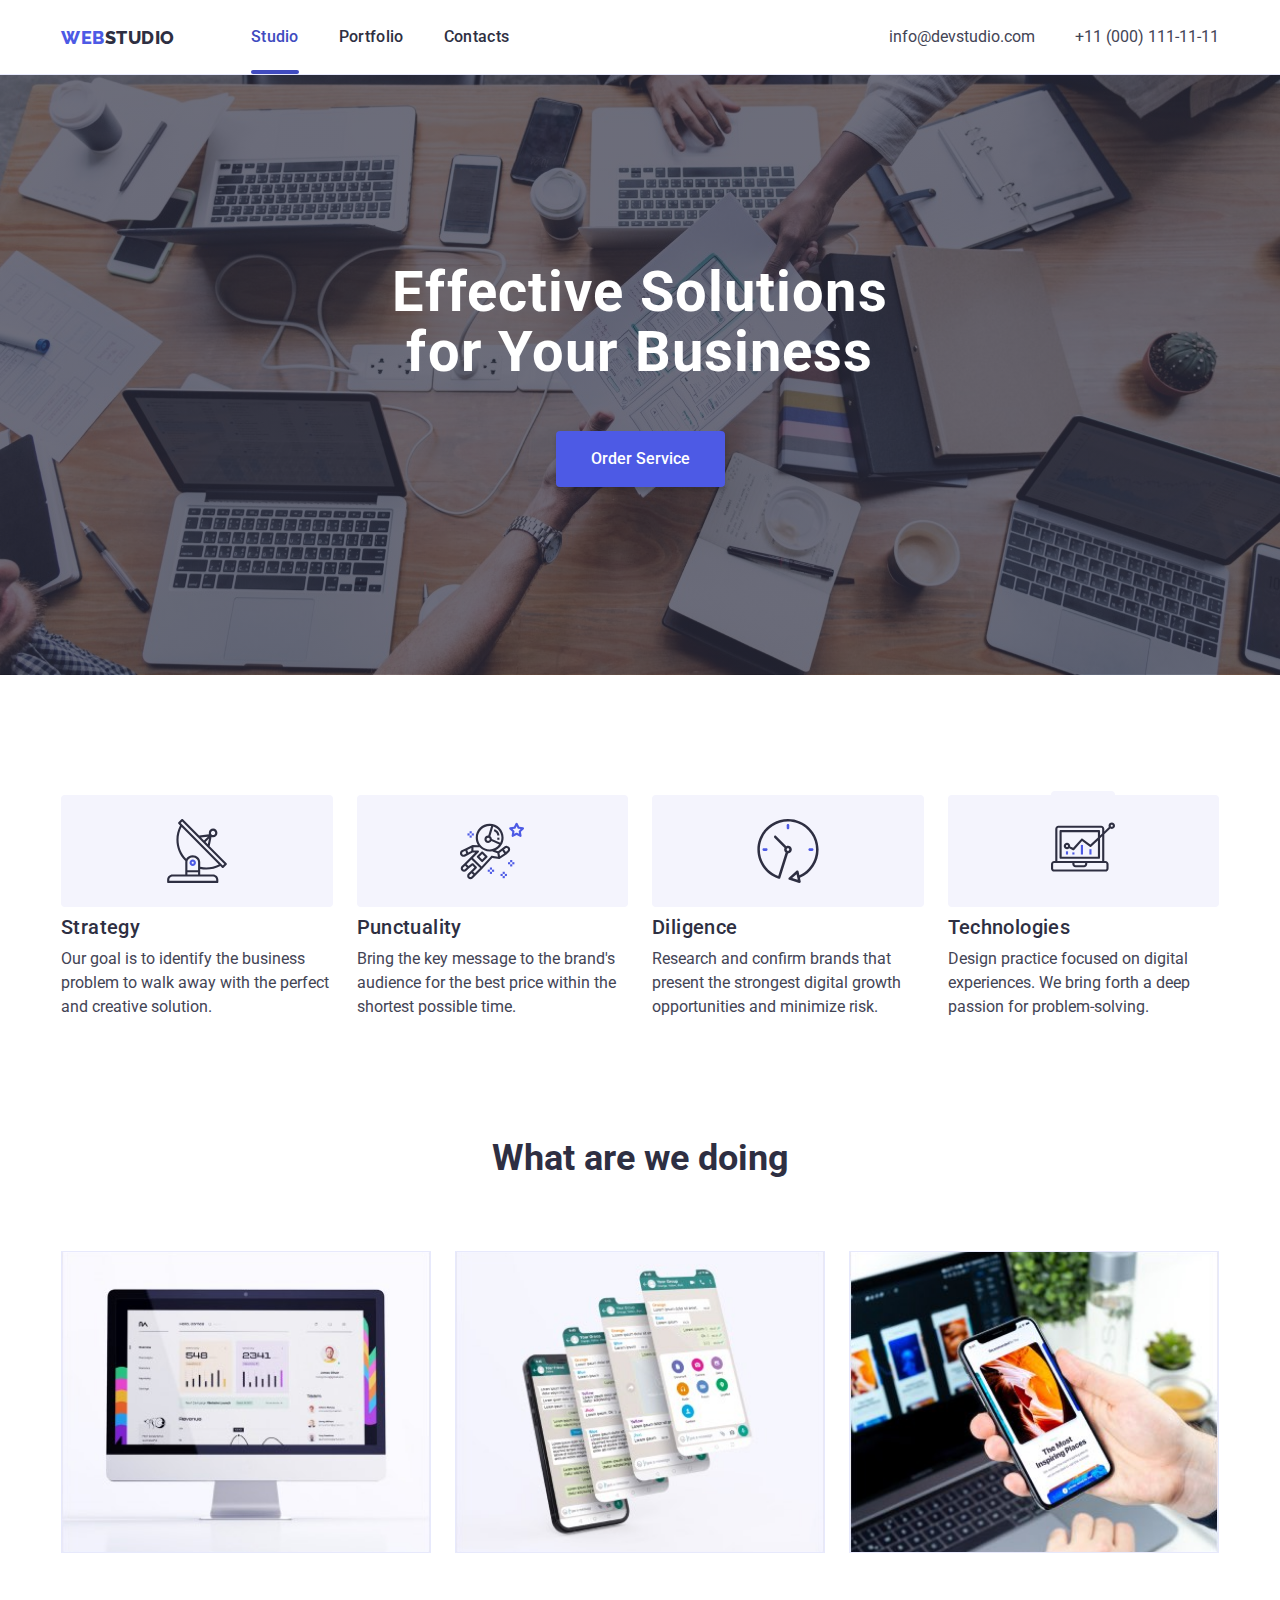
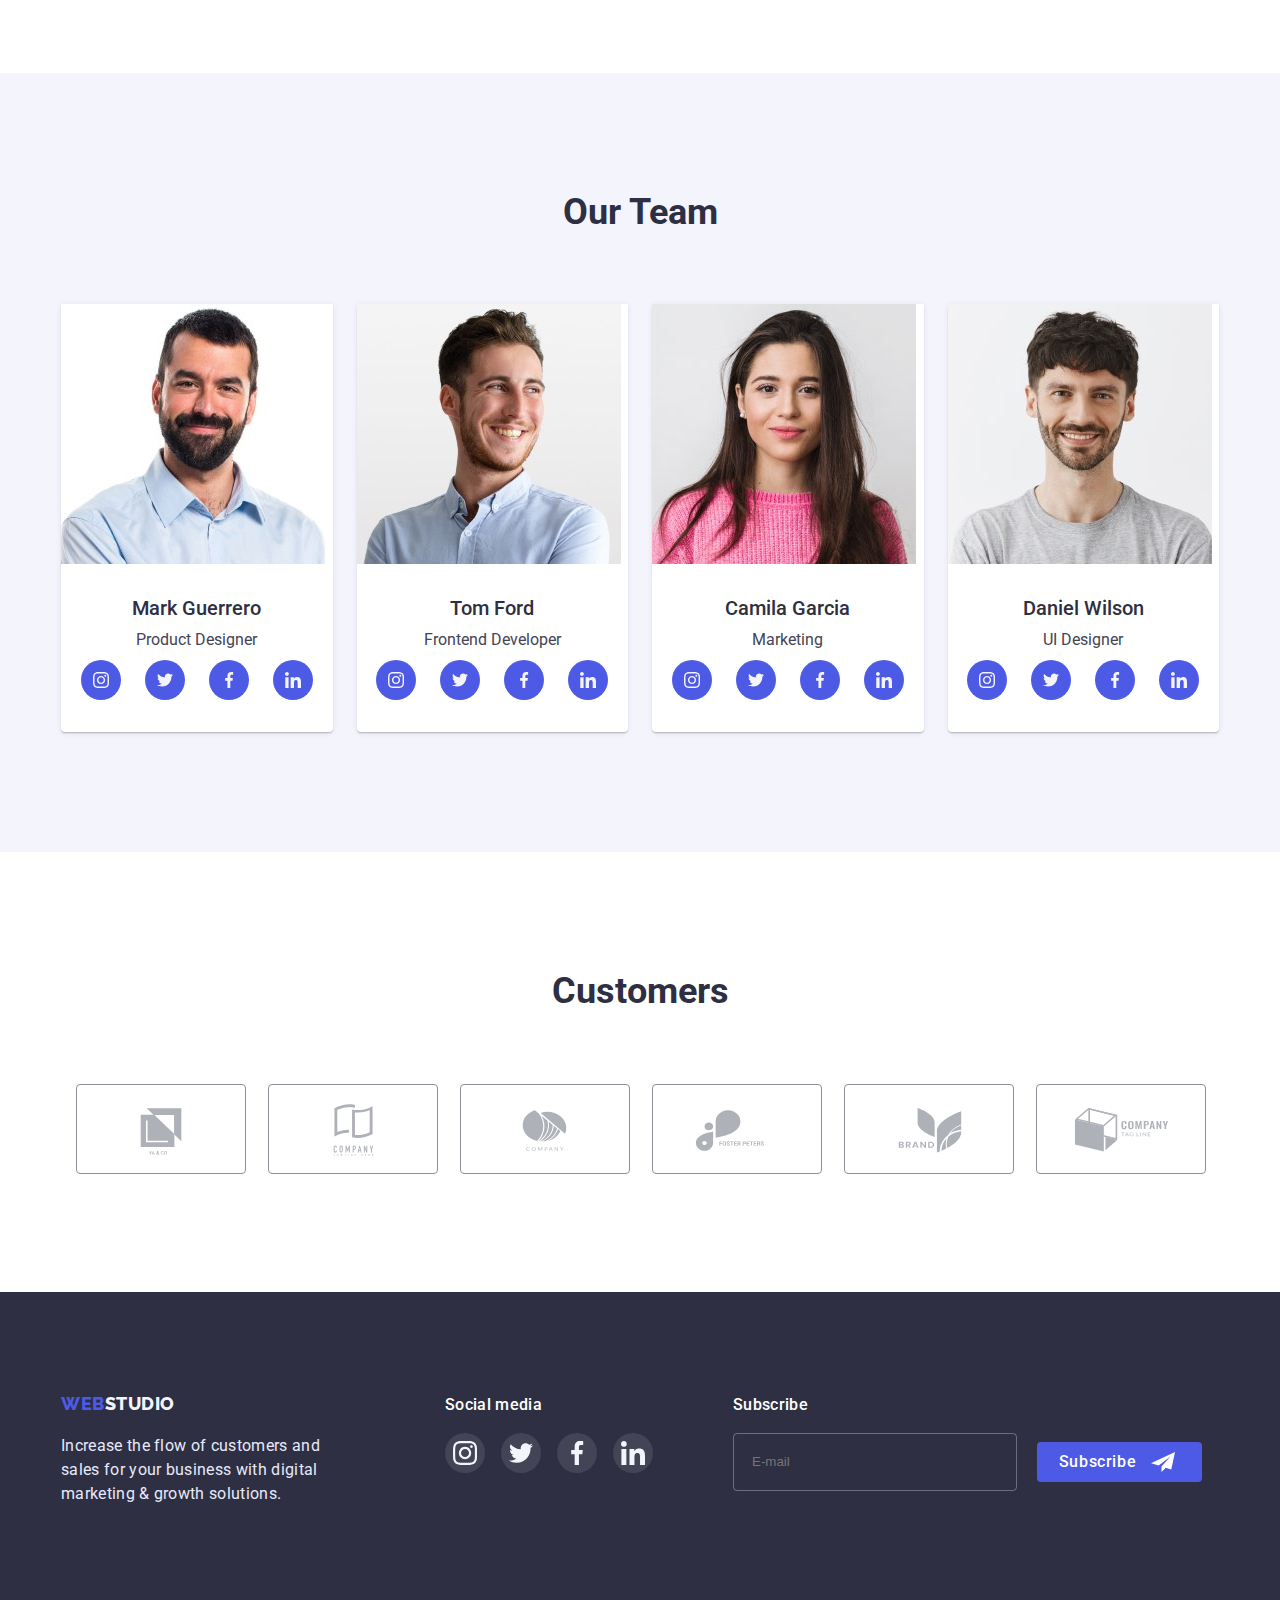
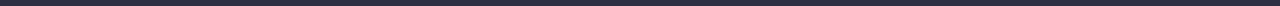
<file: index.html>
<!DOCTYPE html>
<html lang="en">
<head>
    <meta charset="UTF-8">
    <meta http-equiv="X-UA-Compatible" content="IE=edge">
    <meta name="viewport" content="width=device-width, initial-scale=1.0">
    <title>WebStudio</title>
 
    <!-- Fonts -->
    <link rel="preconnect" href="https://fonts.googleapis.com">
<link rel="preconnect" href="https://fonts.gstatic.com" crossorigin>
<link href="https://fonts.googleapis.com/css2?family=Raleway:wght@800&family=Roboto:wght@400;500;700&display=swap" 
rel="stylesheet"> 

    <!-- Styles -->
    <link rel="stylesheet" href="https://cdnjs.cloudflare.com/ajax/libs/modern-normalize/1.1.0/modern-normalize.min.css" 
    integrity="sha512-wpPYUAdjBVSE4KJnH1VR1HeZfpl1ub8YT/NKx4PuQ5NmX2tKuGu6U/JRp5y+Y8XG2tV+wKQpNHVUX03MfMFn9Q==" 
    crossorigin="anonymous" referrerpolicy="no-referrer" 
    />
    <link rel="stylesheet" href="./css/styles.css">
</head>
<body>

<header class="page-heder" >
<div class="container">
<div class="header-container">
<nav class="header-nav">
   <a href="./index.html" 
       class="logo-first">Web<span  
       class="logo-second">Studio</span>
   </a>     
    <ul class="header-menu">
          <li><a class="menu-studio" href="index.html">Studio</a></li>
          <li><a class="menu-nav" href="portfolio.html">Portfolio</a></li>
          <li><a class="menu-nav" href="">Contacts</a></li>
    </ul>
</nav>
 <address>
          <ul class="header-menu" >
            <div class="heder-adres">
              <li ><a class="box-address" href="mailto:info@devstudio.com">info@devstudio.com</a></li>
              <li ><a class="box-address" href="tel:+110001111111">+11 (000) 111-11-11</a></li>           
            </div>
            </ul>     
</address>
<div class="box-heder-icom">
   <button class="header-burger js-open-menu" type="button">
    <svg width="29.54px"  height="18.62px" >
      <use href="./images/icons.svg#charm_menu-hamburger"></use>
    </svg>
   </button>
</div>
<!-- mobile menu  -->

<div class="mobile-menu js-menu-container">
<div class="mobile-menu-container" >
<button class="modal-close js-close-menu" type="button" data-modal-clos>
   <svg class="icon-close" width="8" height="8">
      <use href="./images/icons.svg#icon-close-black"></use>
   </svg>
</button>
<nav class="menu-comand">
<ul class="tel-menu">
   <li><a class="menu-studio-tel" href="index.html">Studio</a></li>
   <li><a class="menu-tel" href="portfolio.html">Portfolio</a></li>
   <li><a class="menu-tel" href="">Contacts</a></li>
</ul>
</nav>
<address>
   <ul class="header-menu-tel">
         <li><a class="box-address-tel" href="tel:+110001111111">+11 (000) 111-11-11</a></li>
         <li><a class="box-address-mail" href="mailto:info@devstudio.com">info@devstudio.com</a></li>
   </ul>
</address>
<ul class="box-media-tel">
   <li class="social-media-tel">
      <a class="link-media-tel" href="#">
         <svg class="imag-media-tel">
            <use href="./images/icons.svg#icon-instagram"></use>
         </svg>
      </a>
   </li>
   <li class="social-media-tel">
      <a class="link-media-tel" href="#">
          <svg class="imag-media-tel">
            <use href="./images/icons.svg#icon-twitter"></use>
         </svg>
      </a>
   </li>
   <li class="social-media-tel">
      <a class="link-media-tel" href="#">
           <svg class="imag-media-tel">
            <use href="./images/icons.svg#icon-facebook"></use>
         </svg>
      </a>
   </li>
   <li class="social-media-tel">
      <a class="link-media-tel" href="#">
           <svg class="imag-media-tel">
            <use href="./images/icons.svg#icon-linkedin"></use>
         </svg>
      </a>
   </li>
</ul>
</div>


</div>
</div>
</div> 
</header>
<main>
   <!--2 частина з кнопкою-->

<section class="hero-section"> 
  <div class="container">
   <h1 class="hero-title">Effective Solutions for Your Business</h1>
   <button  class="button" type="button" data-modal-open>Order Service</button>
  </div>
</section>  

<!-- 3 частина багато тексту -->
 <section class="section">
   <div class="container">
      <h2 class="visually-hidden">Studio</h2>
      <ul class="hero-uk">
         <li class="about-text">
            <div class="social-link">
               <svg class="image-svg">
                  <use href="./images/icons.svg#icon-antenna"></use>
               </svg>

            </div>
            <h3 class="section-subtitle">Strategy</h3>
            <p class="section-text">Our goal is to identify the business problem to walk away with the perfect and
               creative solution.</p>
         </li>
         <li class="about-text">
            <div class="social-link">
               <svg class="image-svg">
                  <use href="./images/icons.svg#icon-astronaut"></use>
               </svg>

            </div>
            <h3 class="section-subtitle">Punctuality</h3>
            <p class="section-text">Bring the key message to the brand's audience for the best price within the shortest
               possible time.</p>
         </li>
         <li class="about-text">
            <div class="social-link">
               <svg class="image-svg">
                  <use href="./images/icons.svg#icon-clock"></use>
               </svg>

            </div>
            <h3 class="section-subtitle">Diligence</h3>
            <p class="section-text">Research and confirm brands that present the strongest digital growth opportunities
               and minimize risk.</p>
         </li>
         <li class="about-text">
            <div class="social-link">
               <a class="social-link">
                  <svg class="image-svg">
                     <use href="./images/icons.svg#icon-diagram"></use>
                  </svg>
               </a>
            </div>
            <h3 class="section-subtitle">Technologies</h3>
            <p class="section-text">Design practice focused on digital experiences. We bring forth a deep passion for
               problem-solving.</p>
         </li>
      </ul>
   </div>
</section> 

<!-- 4 что мы делаем -->
<section class="section-what-doing">
   <div class="container">
      <h2 class="slogan-images">What are we doing</h2>

      <ul class="picture list">
         <li class="images-comp"><img srcset="./images/img1.jpg 1x, ./images/img1@2x.jpg 2x" src="./images/img1.jpg" alt="Computer" width="360" height="300"></li>
         <li class="images-comp"><img srcset="./images/img2.jpg 1x, ./images/img2@2x.jpg 2x" src="./images/img2.jpg" alt="notification to the phone" width="360" height="300"></li>
         <li class="images-comp"><img srcset="./images/img3.jpg 1x, ./images/img3@2x.jpg 2x" src="./images/img3.jpg" alt="photo to phone" width="360" height="300"></li>
      </ul>
   </div>
</section> 

<!-- 5 лидеры -->
 <section class="page-aside">
   <div class="container">
      <h2 class="h-second-aside">Our Team</h2>
      <ul class="masters-list">
         <li class="box-aside">
            <img class="foto-master" srcset="./images/team1.jpg 1x, ./images/team1@2x.jpg 2x" src="./images/team1.jpg" alt="img1" width="264" height="260" />
            <div class="master">
               <h3 class="team-aside">Mark Guerrero</h3>
               <p class="content-aside">Product Designer</p>
               <ul class="social-list">
                  <li class="social-box">
                     <a class="link-soc" href="#">
                        <svg class="social-images">
                           <use href="./images/icons.svg#icon-instagram"></use>
                        </svg>
                     </a>
                  </li>
                  <li class="social-box">
                     <a class="link-soc" href="#">
                        <svg class="social-images">
                           <use href="./images/icons.svg#icon-twitter"></use>
                        </svg>
                     </a>
                  </li>
                  <li class="social-box">
                     <a class="link-soc" href="#">
                        <svg class="social-images">
                           <use href="./images/icons.svg#icon-facebook"></use>
                        </svg>
                     </a>
                  </li>
                  <li class="social-box">
                     <a class="link-soc" href="#">
                        <svg class="social-images">
                           <use href="./images/icons.svg#icon-linkedin"></use>
                        </svg>
                     </a>
                  </li>
               </ul>
            </div>
         </li>
         <li class="box-aside">
            <img class="foto-master" srcset="./images/team2.jpg 1x, ./images/team2@2x.jpg 2x" src="./images/team2.jpg" alt="img2" width="264" height="260" />
            <div class="master">
               <h3 class="team-aside">Tom Ford</h3>
               <p class="content-aside">Frontend Developer</p>
               <ul class="social-list">
                  <li class="social-box">
                     <a class="link-soc" href="#">
                        <svg class="social-images">
                           <use href="./images/icons.svg#icon-instagram"></use>
                        </svg>
                     </a>
                  </li>
                  <li class="social-box">
                     <a class="link-soc" href="#">
                        <svg class="social-images">
                           <use href="./images/icons.svg#icon-twitter"></use>
                        </svg>
                     </a>
                  </li>
                  <li class="social-box">
                     <a class="link-soc" href="#">
                        <svg class="social-images">
                           <use href="./images/icons.svg#icon-facebook"></use>
                        </svg>
                     </a>
                  </li>
                  <li class="social-box">
                     <a class="link-soc" href="#">
                        <svg class="social-images">
                           <use href="./images/icons.svg#icon-linkedin"></use>
                        </svg>
                     </a>
                  </li>
               </ul>
            </div>
         </li>
         <li class="box-aside">
            <img class="foto-master" srcset="./images/team3.jpg 1x, ./images/team3@2x.jpg 2x" src="./images/team3.jpg" alt=“img3” width="264" height="260" />
            <div class="master">
               <h3 class="team-aside">Camila Garcia</h3>
               <p class="content-aside">Marketing</p>
               <ul class="social-list">
                  <li class="social-box">
                     <a class="link-soc" href="#">
                        <svg class="social-images">
                           <use href="./images/icons.svg#icon-instagram"></use>
                        </svg>
                     </a>
                  </li>
                  <li class="social-box">
                     <a class="link-soc" href="#">
                        <svg class="social-images">
                           <use href="./images/icons.svg#icon-twitter"></use>
                        </svg>
                     </a>
                  </li>
                  <li class="social-box">
                     <a class="link-soc" href="#">
                        <svg class="social-images">
                           <use href="./images/icons.svg#icon-facebook"></use>
                        </svg>
                     </a>
                  </li>
                  <li class="social-box">
                     <a class="link-soc" href="#">
                        <svg class="social-images">
                           <use href="./images/icons.svg#icon-linkedin"></use>
                        </svg>
                     </a>
                  </li>
               </ul>
            </div>
         </li>
         <li class="box-aside">
            <img class="foto-master" srcset="./images/team4.jpg 1x, ./images/team4@2x.jpg 2x" src="./images/team4.jpg" alt="img4" width="264" height="260" />
            <div class="master">
               <h3 class="team-aside">Daniel Wilson</h3>
               <p class="content-aside">UI Designer</p>
               <ul class="social-list">
                  <li class="social-box">
                     <a class="link-soc" href="#">
                        <svg class="social-images">
                           <use href="./images/icons.svg#icon-instagram"></use>
                        </svg>
                     </a>
                  </li>
                  <li class="social-box">
                     <a class="link-soc" href="#">
                        <svg class="social-images">
                           <use href="./images/icons.svg#icon-twitter"></use>
                        </svg>
                     </a>
                  </li>
                  <li class="social-box">
                     <a class="link-soc" href="#">
                        <svg class="social-images">
                           <use href="./images/icons.svg#icon-facebook"></use>
                        </svg>
                     </a>
                  </li>
                  <li class="social-box">
                     <a class="link-soc" href="#">
                        <svg class="social-images">
                           <use href="./images/icons.svg#icon-linkedin"></use>
                        </svg>
                     </a>
                  </li>
               </ul>
            </div>
         </li>
      </ul>
   </div>
</section>

<!--- customers --->
<section class="section-menu-text">
   <div class="container">
      <h2 class="h-second-aside">Customers</h2>

      <ul class="list-customer">
         <li class="box-custom">
            <a href class="link-cust">
               <svg class="imag-cust">
                  <use href="./images/icons.svg#icon-Logo-one"></use>
               </svg>
            </a>
         </li>
         <li class="box-custom">
            <a class="link-cust" href="#">
               <svg class="imag-cust">
                  <use href="./images/icons.svg#icon-Logo-two"></use>
               </svg>
            </a>
         </li>
         <li class="box-custom">
            <a class="link-cust" href="#">
               <svg class="imag-cust">
                  <use href="./images/icons.svg#icon-Logo-three"></use>
               </svg>
            </a>
         </li>
         <li class="box-custom">
            <a class="link-cust" href="#">
               <svg class="imag-cust">
                  <use href="./images/icons.svg#icon-Logo-four"></use>
               </svg>
            </a>
         </li>
         <li class="box-custom">
            <a class="link-cust" href="#">
               <svg class="imag-cust">
                  <use href="./images/icons.svg#icon-Logo-five"></use>
               </svg>
            </a>
         </li>
         <li class="box-custom">
            <a class="link-cust" href="#">
               <svg class="imag-cust">
                  <use href="./images/icons.svg#icon-Logo-six"></use>
               </svg>
            </a>
         </li>

      </ul>
   </div>
</section>
</main>

 <!--Baner -->
<footer class="page-footer">
   <div class="container footer">
      <div class="future-title">
         <a href="./index.html" class="logo-first-two">Web<span class="logo-third">Studio</span></a>
         <p class="footer-slogan">Increase the flow of customers and sales
            for your business with digital marketing & growth solutions.
         </p>
      </div>



      <div class="footer-media">
         <h3 class="social-word">Social media</h3>
         <ul class="box-media">
            <li class="social-media">
               <a class="link-media" href="#">
                  <svg class="imag-media">
                     <use href="./images/icons.svg#icon-instagram"></use>
                  </svg>
               </a>
            </li>
            <li class="social-media">
               <a class="link-media" href="#">
                  <svg class="imag-media">
                     <use href="./images/icons.svg#icon-twitter"></use>
                  </svg>
               </a>
            </li>
            <li class="social-media">
               <a class="link-media" href="#">
                  <svg class="imag-media">
                     <use href="./images/icons.svg#icon-facebook"></use>
                  </svg>
               </a>
            </li>
            <li class="social-media">
               <a class="link-media" href="#">
                  <svg class="imag-media">
                     <use href="./images/icons.svg#icon-linkedin"></use>
                  </svg>
               </a>
            </li>
         </ul>
      </div>

      <!-- Subscribe -->

      <form class="subtitle-box" name="subscribe">
         <h3 class="subtitle-footer">Subscribe</h3>

         <div class="box-button-sub">
            <input class="content-email" type="email" name="users-email" id="users-email" placeholder="E-mail"
               required />
            <button type="submit" class="button-subs">Subscribe
               <svg class="telegram">
                  <use href="./images/icons.svg#icon-frame"></use>
               </svg>
            </button>
         </div>

      </form>
   </div>


</footer> 
<!-- modal  -->
<div class="backdrop is-hidden" data-modal>
   <div class="modal">
      <button class="modal-close" type="button" data-modal-close>
         <svg class="icon-close" width="8" height="8">
            <use href="./images/icons.svg#icon-close-black"></use>
         </svg>
      </button>


      <div class="your-contact">
         <h2 class="box-contact">
            Leave your contacts and we will call you back
         </h2>
      </div>

      <form class="form">


         <label class="form-label-name" for="user-name">
            <span class="span-contact">Name</span>
            <div class="input-form">
               <input class="content" type="text" name="user-name" id="user-name" required autofocus />
               <svg class="icon-form" width="18" height="24px">
                  <use href="./images/icons.svg#icon-person-black"></use>
               </svg>
            </div>
         </label>


         <label class="form-label-phone" for="user-phone">
            <span class="span-contact">Phone</span>
            <div class="input-form">
               <input class="content" type="tel" name="user-phone" id="user-phone" required />
               <svg class="icon-form" width="18" height="24px">
                  <use href="./images/icons.svg#icon-phone-black"></use>
               </svg>
            </div>
         </label>


         <label class="form-label-email" for="user-email">
            <span class="span-contact">Email</span>
            <div class="input-form">
               <input class="content" type="email" name="user-email" id="user-email" required />
               <svg class="icon-form" width="18" height="24px">
                  <use href="./images/icons.svg#icon-email-black"></use>
               </svg>
            </div>
         </label>

         <label class="form-label-coment" for="user-coment">
            <span class="span-contact">Comment</span>
            <textarea class="form-input" name="user-coment" id="user-coment" placeholder="Text input"></textarea>
         </label>


         <div class="privacy-policy">
            <input class="visually-hidden-pol visually-hidden" type="checkbox" name="privacy-policy"
               value="privacy-policy" id="privacy-policy" required />

            <label for="privacy-policy" class="type-polic">
               <span>I accept the terms and conditions of the <a class="priv-pol" href="">Privacy Policy</a>
               </span></label>
         </div>


         <div class="button-coment">
            <button type="submit" class="btn-form">Send</button>
         </div>

      </form>
   </div>
</div>
   
   <script src="./js/mobile-menu.js" ></script>
   <script src="./js/modal.js"></script>
 </body>
</html>
</file>
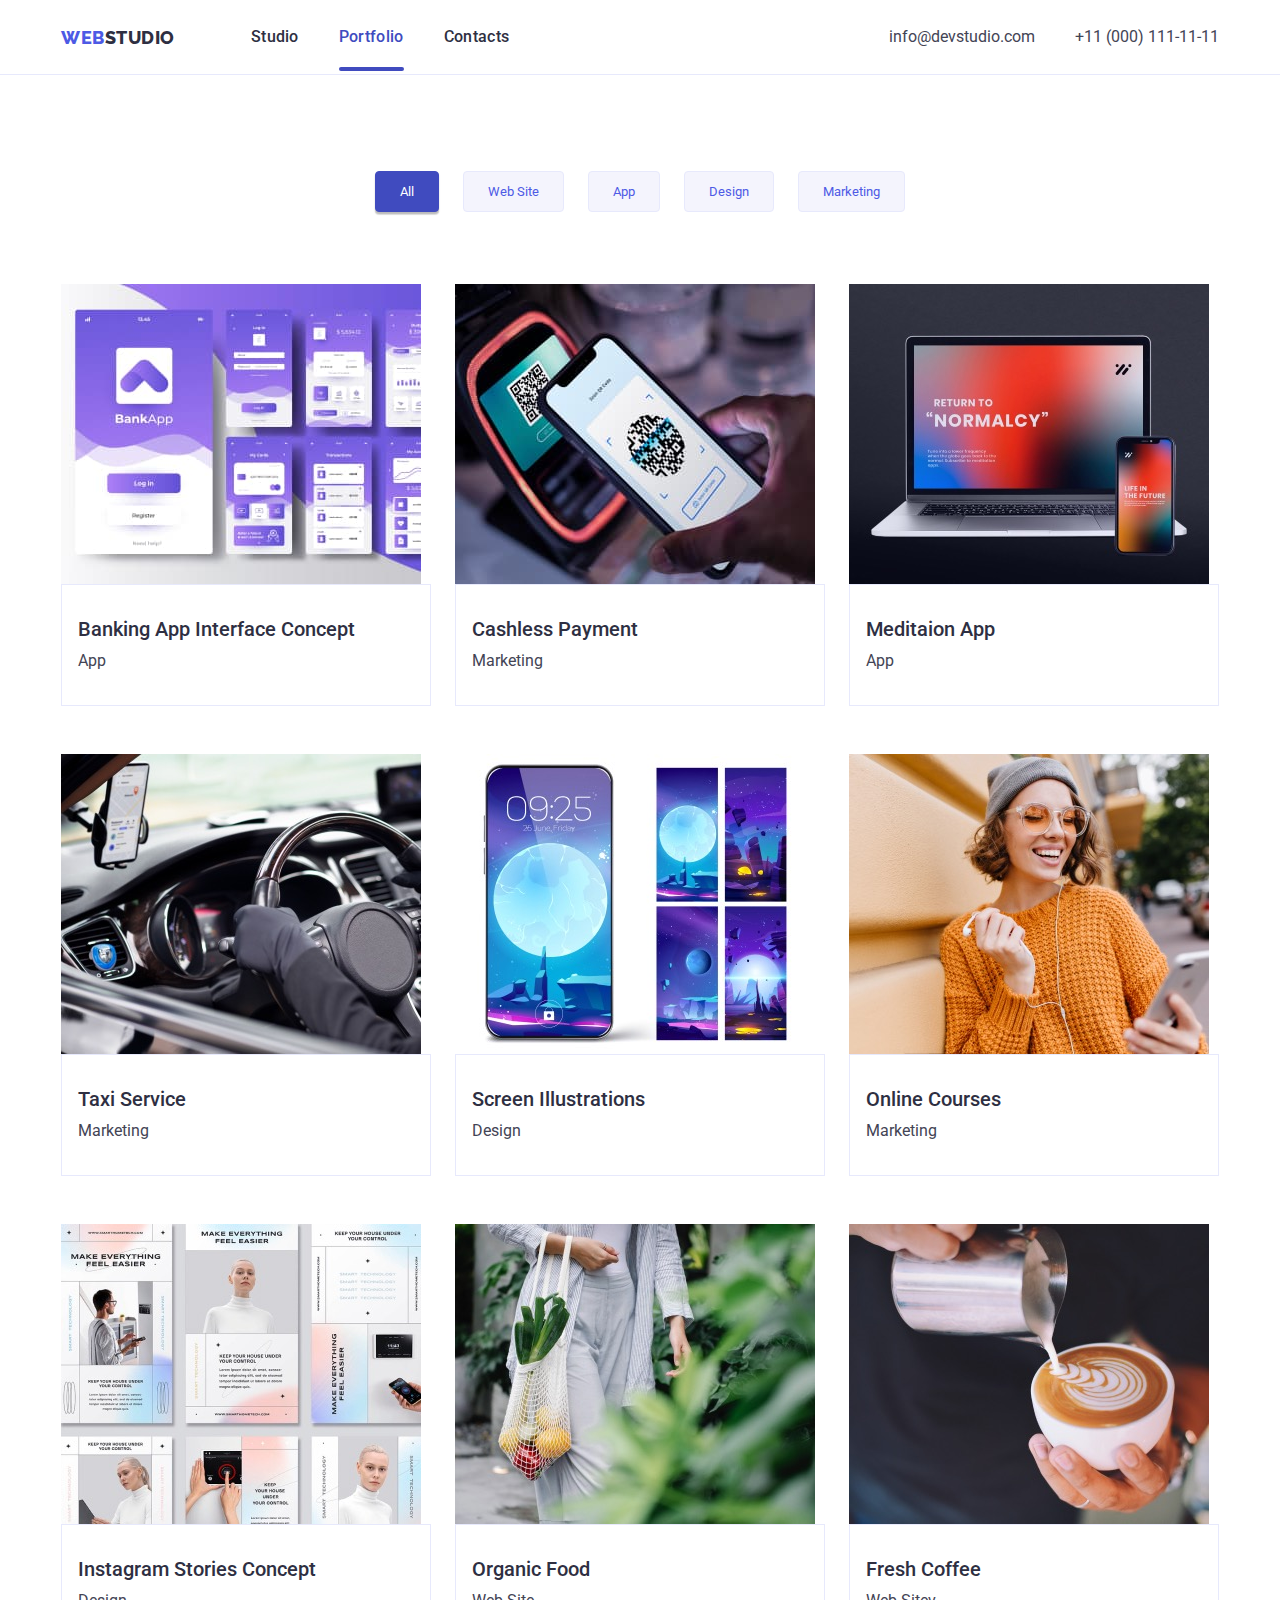
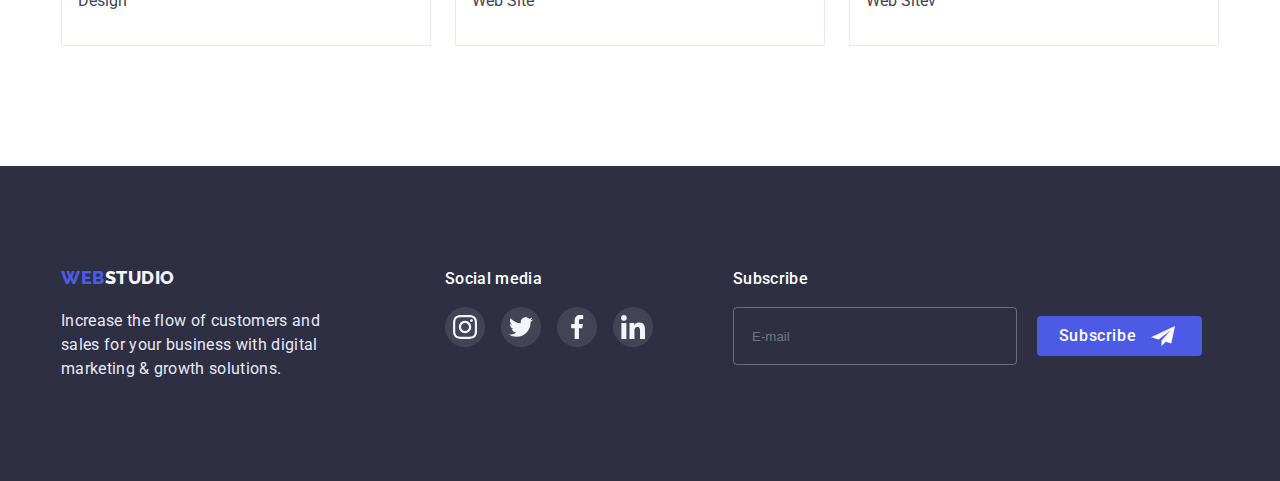
<file: portfolio.html>
<!DOCTYPE html>
<html lang="en">
<head>
    <meta charset="UTF-8">
    <meta http-equiv="X-UA-Compatible" content="IE=edge">
    <meta name="viewport" content="width=device-width, initial-scale=1.0">
    <title>WebStudio</title>
 
    <!-- Fonts -->
    <link rel="preconnect" href="https://fonts.googleapis.com">
<link rel="preconnect" href="https://fonts.gstatic.com" crossorigin>
<link href="https://fonts.googleapis.com/css2?family=Raleway:wght@800&family=Roboto:wght@400;500;700&display=swap" 
rel="stylesheet">
 
    <!-- Styles -->
    <link rel="stylesheet" href="https://cdnjs.cloudflare.com/ajax/libs/modern-normalize/1.1.0/modern-normalize.min.css" 
    integrity="sha512-wpPYUAdjBVSE4KJnH1VR1HeZfpl1ub8YT/NKx4PuQ5NmX2tKuGu6U/JRp5y+Y8XG2tV+wKQpNHVUX03MfMFn9Q==" 
    crossorigin="anonymous" referrerpolicy="no-referrer" 
    />
    <link rel="stylesheet" href="./css/styles.css">
</head>
<body>

  <header class="page-heder" >
 <div class="container">
 <div class="header-container">
  <nav class="header-nav">
     <a href="./index.html" 
     class="logo-first">Web<span  
     class="logo-second">Studio</span>
  </a>     
     <ul class="header-menu">
        <li><a class="site-nav" href="index.html">Studio</a></li>
        <li><a class="site-nav-portfolio" href="portfolio.html">Portfolio</a></li>
        <li><a class="site-nav" href="">Contacts</a></li>
     </ul>
    </nav>
    <address>
        <ul class="header-menu">
          <div class="heder-adres">
            <li ><a class="box-address" href="mailto:info@devstudio.com">info@devstudio.com</a></li>
            <li ><a class="box-address" href="tel:+110001111111">+11 (000) 111-11-11</a></li>
        </div>
          </ul>
    </address>
  <div class="box-heder-icom">
    <button class="header-burger js-open-menu" type="button">
      <svg width="29.54px" height="18.62px">
        <use href="./images/icons.svg#charm_menu-hamburger"></use>
      </svg>
    </button>
  </div>
  <!-- mobile menu  -->
  
  <div class="mobile-menu js-menu-container">
    <div class="mobile-menu-container">
      <button class="modal-close js-close-menu" type="button" data-modal-clos>
        <svg class="icon-close" width="8" height="8">
          <use href="./images/icons.svg#icon-close-black"></use>
        </svg>
      </button>
      <nav class="menu-comand">
        <ul class="tel-menu">
          <li><a class="menu-tel" href="index.html">Studio</a></li>
          <li><a class="menu-studio-tel" href="portfolio.html">Portfolio</a></li>
          <li><a class="menu-tel" href="">Contacts</a></li>
        </ul>
      </nav>
      <address>
        <ul class="header-menu-tel">
          <li><a class="box-address-tel" href="tel:+110001111111">+11 (000) 111-11-11</a></li>
          <li><a class="box-address-mail" href="mailto:info@devstudio.com">info@devstudio.com</a></li>
        </ul>
      </address>
      <ul class="box-media-tel">
        <li class="social-media-tel">
          <a class="link-media-tel" href="#">
            <svg class="imag-media-tel">
              <use href="./images/icons.svg#icon-instagram"></use>
            </svg>
          </a>
        </li>
        <li class="social-media-tel">
          <a class="link-media-tel" href="#">
            <svg class="imag-media-tel">
              <use href="./images/icons.svg#icon-twitter"></use>
            </svg>
          </a>
        </li>
        <li class="social-media-tel">
          <a class="link-media-tel" href="#">
            <svg class="imag-media-tel">
              <use href="./images/icons.svg#icon-facebook"></use>
            </svg>
          </a>
        </li>
        <li class="social-media-tel">
          <a class="link-media-tel" href="#">
            <svg class="imag-media-tel">
              <use href="./images/icons.svg#icon-linkedin"></use>
            </svg>
          </a>
        </li>
      </ul>
    </div>
  
  
  </div>
  </div>
  </div>
  </header>
<main>
    <section class="portfolio-main">
      <div class="container">
     <h1 class="hero-port">portfolio</h1>
    <ul class="portfolio-content">
      <li class="button-shadow">
      <button class="button-port-all" type="button">All</button>  
    </li>
    <li class="button-shadow">
      <button class="button-port" type="button">Web Site</button>   
    </li>
    <li class="button-shadow">
      <button class="button-port" type="button">App</button>   
    </li>
    <li class="button-shadow">
      <button class="button-port" type="button">Design</button>
    </li>
    <li class="button-shadow">
      <button class="button-port" type="button">Marketing</button>
    </li>
    </ul>
    
    <ul class="picture-port">
      <li class="box-aside-port">
        <a href="#" class="program">
          <div class="master-images">
        <img class="foto-program" srcset="./images/img banking.jpg 1x, ./images/img banking@2x.jpg 2x" src="./images/img banking.jpg" alt="banking">
        <div class="master-description">
          <p class="text">
          14 Stylish and User-Friendly App Design Concepts · 
          Task Manager App · Calorie Tracker App · 
          Exotic Fruit Ecommerce App ·
          Cloud Storage App
          </p>
        </div>
        </div>
        <div class="program-pad">
         <h2 class="box-content-port">Banking App Interface Concept</h2>
         <p class="box-desc-port">App</p>
        </div>
      </a>
      </li>
      <li class="box-aside-port">
        <a href="#" class="program">
          <div class="master-images">
        <img class="foto-program" srcset="./images/img cashless.jpg 1x, ./images/img cashless@2x.jpg 2x" src="./images/img cashless.jpg" alt="cashless">
        <div class="master-description">
          <p class="text">
            14 Stylish and User-Friendly App Design Concepts ·
            Task Manager App · Calorie Tracker App ·
            Exotic Fruit Ecommerce App ·
            Cloud Storage App
          </p>
        </div>
        </div>
        <div class="program-pad">
         <h2 class="box-content-port">Cashless Payment</h2>
         <p class="box-desc-port">Marketing</p>
        </div>
      </a>
      </li>
      <li class="box-aside-port">
        <a href="#" class="program">
          <div class="master-images">
        <img class="foto-program" srcset="./images/img meditaion.jpg 1x, ./images/img meditaion@2x.jpg 2x" src="./images/img meditaion.jpg" alt="meditaion">
        <div class="master-description">
          <p class="text">
            14 Stylish and User-Friendly App Design Concepts ·
            Task Manager App · Calorie Tracker App ·
            Exotic Fruit Ecommerce App ·
            Cloud Storage App
          </p>
        </div>
        </div>
        <div class="program-pad">
         <h2 class="box-content-port">Meditaion App</h2>
         <p class="box-desc-port">App</p>
        </div>
      </a>
      </li> 
      <li class="box-aside-port">
        <a href="#" class="program">
          <div class="master-images">
        <img class="foto-program" srcset="./images/img taxi.jpg 1x, ./images/img taxi@2x.jpg 2x" src="./images/img taxi.jpg" alt="taxi">
        <div class="master-description">
          <p class="text">
            14 Stylish and User-Friendly App Design Concepts ·
            Task Manager App · Calorie Tracker App ·
            Exotic Fruit Ecommerce App ·
            Cloud Storage App
          </p>
        </div>
        </div>
        <div class="program-pad">
         <h2 class="box-content-port">Taxi Service</h2>
         <p class="box-desc-port">Marketing</p>  
        </div>  
      </a>
      </li>
      <li class="box-aside-port">
        <a href="#" class="program">
          <div class="master-images">
        <img class="foto-program" srcset="./images/img screen.jpg 1x, ./images/img screen@2x.jpg 2x" src="./images/img screen.jpg" alt="screen">
        <div class="master-description">
          <p class="text">
            14 Stylish and User-Friendly App Design Concepts ·
            Task Manager App · Calorie Tracker App ·
            Exotic Fruit Ecommerce App ·
            Cloud Storage App
          </p>
        </div>
        </div>
        <div class="program-pad">
          <h2 class="box-content-port">Screen Illustrations</h2>
          <p class="box-desc-port">Design</p>
        </div>
      </a>
      </li>
      <li class="box-aside-port">
        <a href="#" class="program">
          <div class="master-images">
        <img class="foto-program" srcset="./images/img courses.jpg 1x, ./images/img courses@2x.jpg 2x" src="./images/img courses.jpg" alt="courses">
        <div class="master-description">
          <p class="text">
            14 Stylish and User-Friendly App Design Concepts ·
            Task Manager App · Calorie Tracker App ·
            Exotic Fruit Ecommerce App ·
            Cloud Storage App
          </p>
        </div>
        </div>
        <div class="program-pad">
          <h2 class="box-content-port">Online Courses</h2>
          <p class="box-desc-port">Marketing</p>
        </div>
      </a>
      </li>
      <li class="box-aside-port">
        <a href="#" class="program">
          <div class="master-images">
        <img class="foto-program" srcset="./images/img instagram.jpg 1x, ./images/img instagram@2x.jpg 2x" src="./images/img instagram.jpg" alt="instagram">
        <div class="master-description">
          <p class="text">
            14 Stylish and User-Friendly App Design Concepts ·
            Task Manager App · Calorie Tracker App ·
            Exotic Fruit Ecommerce App ·
            Cloud Storage App
          </p>
        </div>
        </div>
        <div class="program-pad">
           <h2 class="box-content-port">Instagram Stories Concept</h2>
           <p class="box-desc-port">Design</p>
          </div>
        </a>
      </li>
      <li class="box-aside-port">
        <a href="#" class="program">
          <div class="master-images">
        <img class="foto-program" srcset="./images/img food.jpg 1x, ./images/img food@2x.jpg 2x" src="./images/img food.jpg" alt="food">
        <div class="master-description">
          <p class="text">
            14 Stylish and User-Friendly App Design Concepts ·
            Task Manager App · Calorie Tracker App ·
            Exotic Fruit Ecommerce App ·
            Cloud Storage App
          </p>
        </div>
        </div>
        <div class="program-pad">
           <h2 class="box-content-port">Organic Food</h2>
           <p class="box-desc-port">Web Site</p>
          </div>
        </a>
      </li>
      <li class="box-aside-port">
        <a href="#" class="program">
          <div class="master-images">
        <img class="foto-program" srcset="./images/img coffee.jpg 1x, ./images/img coffee@2x.jpg 2x" src="./images/img coffee.jpg" alt="coffee">
        <div class="master-description">
          <p class="text">
            14 Stylish and User-Friendly App Design Concepts ·
            Task Manager App · Calorie Tracker App ·
            Exotic Fruit Ecommerce App ·
            Cloud Storage App
          </p>
        </div>
        </div>
        <div class="program-pad">
          <h2 class="box-content-port">Fresh Coffee</h2>
          <p class="box-desc-port">Web Sitev</p>
        </div>
      </a>
      </li>
    </ul>

  </div>
    </section>
  
</main>
          <!-- Baner -->
  <footer class="page-footer">    
    <div class="container footer"> 
      <div class="future-title"> 
   <a href="./index.html" 
   class="logo-first-two">Web<span  
   class="logo-third">Studio</span></a>     
     <p class="footer-slogan">Increase the flow of customers and 
      sales for your business with digital marketing
       & growth solutions.
      </p> 
      </div>
      <div class="footer-media">
        <h3 class="social-word">Social media</h3>
        <ul class="box-media">
          <li class="social-media">
            <a class="link-media" href="#">
              <svg class="imag-media">
                <use href="./images/icons.svg#icon-instagram"></use>
              </svg>
            </a>
          </li>
          <li class="social-media">
            <a class="link-media" href="#">
              <svg class="imag-media">
                <use href="./images/icons.svg#icon-twitter"></use>
              </svg>
            </a>
          </li>
          <li class="social-media">
            <a class="link-media" href="#">
              <svg class="imag-media">
                <use href="./images/icons.svg#icon-facebook"></use>
              </svg>
            </a>
          </li>
          <li class="social-media">
            <a class="link-media" href="#">
              <svg class="imag-media">
                <use href="./images/icons.svg#icon-linkedin"></use>
              </svg>
            </a>
          </li>
        </ul>
      </div>

      <form class="subtitle-box" name="subscribe">
        <h3 class="subtitle-footer">Subscribe</h3>
      
        <div class="box-button-sub">
          <input class="content-email" type="email" name="users-email" id="users-email" placeholder="E-mail" required />
          <button type="submit" class="button-subs">Subscribe
            <svg class="telegram">
              <use href="./images/icons.svg#icon-frame"></use>
            </svg>
          </button>
        </div>
      
      </form>
      </div>

      
      
      
      </div>
    </div>
  </div>  


  </footer>
  <script src="./js/mobile-menu.js"></script>
 </body>
</html>
</file>
<file: css/styles.css>
:root {
--color-primary: #2E2F42;
--color-secondary: #434455;
--color-inverted: #FFFFFF;
--color-button: #4D5AE5;
--color-page: #E7E9FC;
--color-hover: #404BBF;
--color-team: #F4F4FD;
--color-social: #31D0AA;
} 
 
body {
background-color: var(--color-inverted);
font-family: 'Roboto', sans-serif;
font-size: 16px;
line-height: 1.5;
color: var(--color-secondary);
}

.list {
list-style: none;
margin: 0;
padding: 0;
}

* {
margin: 0;
padding: 0;
}

.visually-hidden {
position: absolute;
width: 1px;
height: 1px;
margin: -1px;
padding: 0;
overflow: hidden;
border: 0;
clip: rect(0 0 0 0);
}

p,
h1,
h2,
h3,
h4 {
margin-top: 0;
}

img {
object-fit: cover;
}

/*  Верхня головна    */
.header-menu {
display: none;
gap: 40px;
    display: flex;
    margin: 0;
    padding: 0;
    list-style: none;
}

@media (max-width: 767px) {
    .header-menu{
    display: none;
    }
}

.heder-adres {
display: flex;
gap: 40px;
}

@media (max-width: 1200px) {
 .heder-adres {
    flex-direction: column;
    gap: 12px;
    padding: 16px 0 16px 0;
 }
}


.page-heder{
border-bottom: 1px solid var(--color-page);
background: var(--color-inverted);
display: block;
}

.header-container {
display: flex;
align-items: center;
justify-content: space-between;
}

.header-nav {
display: flex;
align-items: center;
flex-grow: 1;
gap: 120px;
}

@media (min-width: 1200px) {
 .header-nav {
     gap: 76px;
 }
}


.logo-second {
margin-bottom: 24px;
font-family: 'Raleway', sans-serif;
font-style: normal;
font-weight: 800;
font-size: 18px;
line-height: 1.3;
color: var(--color-primary);
text-decoration: none;
text-transform: uppercase;
letter-spacing: 0.03em;
}

.logo-first {
font-family: 'Raleway' ,sans-serif;
font-style: normal;
font-weight: 800;
font-size: 18px;
line-height: 1.3;
color: var(--color-button);
text-decoration: none;
text-transform: uppercase;
letter-spacing: 0.03em;
padding-top: 25.5px;
padding-bottom: 25.5px;
}

@media (max-width: 768px) {
    .logo-first {
    padding-top: 25.5px;
        padding-bottom: 23.5px;
    }
}

.menu-nav {
font-family: 'Roboto',sans-serif;
font-style: normal;
font-weight: 500;
font-size: 16px;
line-height: 1.5;
letter-spacing: 0.02em;
color: var(--color-primary);
text-decoration: none;
list-style: none;
padding: 28px 0;
display: block;
transition: color 250ms cubic-bezier(0.4, 0, 0.2, 1);
}

@media (min-width: 1200px) {
    .menu-nav {
    padding: 24px 0;
    }
}

.menu-studio::after {
width: 100%;
height: 4px;
background-color: #404BBF;
border-radius: 2px;
content: '';
display: block;
position: absolute;
bottom: -1px;
}

.menu-studio {
position: relative;
font-weight: 500;
font-size: 16px;
line-height: 1.5;
letter-spacing: 0.02em;
color: var(--color-hover);
text-decoration: none;
padding: 28px 0;
display: block;
transition: color 250ms cubic-bezier(0.4, 0, 0.2, 1);
}

@media (min-width: 1200px) {
    .menu-studio {
        padding: 24px 0;
    }
}

.menu-nav:hover{
 color: var(--color-hover);
}    

/*  Container  */
.container {
width: 100%;
max-width: 1158px;
margin-left: auto;
margin-right: auto;
padding-left: 15px;
padding-right: 15px;
}

@media (max-width: 1200px) {
    .container {
    max-width: 768px;
    }
}

@media (max-width: 767px) {
    .container {
        max-width: 396px;
    }
}


.box-address {
padding: 16 0 16 0;
font-family: 'Roboto',sans-serif;
font-style: normal;
line-height: 1.16;
font-weight: 400;
font-size: 12px;
font-size: 16px;
text-decoration: none;
color: var(--color-secondary);
display: block;
transition: color 250ms cubic-bezier(0.4, 0, 0.2, 1);
}

@media (min-width: 1200px) {
 .box-address{
    padding-bottom: 24px;
    padding-top: 24px;
    font-size: 16px;
    line-height: 1.5;
 }
}

.box-address:hover {
color: var(--color-hover);
}

@media (min-width: 768px) {
    .box-heder-icom {
       display: none;
    }
}


.header-burger {
display: flex;
align-items: center;
justify-content: space-between;
width: 29.54px;
height: 18.62px;
padding: 0;
fill: var(--color-primary);
background-color: transparent;
border: none;
}

/* mobile menu */
@media (min-width: 767px) {
     .mobile-menu {
     display: none;
     }
}


@media (max-width: 767px) {
   .mobile-menu {
    position: fixed;
    width: 100%;
    height: 100%;
    top: 0;
    left: 0;
    background-color: var(--color-inverted);
    opacity: 0;
    visibility: hidden;
    pointer-events: none;
    transition-property: opacity, visibility;
    transition-duration: 250ms;
    transition-timing-function: cubic-bezier(0.4, 0, 0.2, 1);
}
}

@media (max-width: 767px) {
   .mobile-menu.is-open{
    transform: translateX(0);
    opacity: 1;
    visibility: visible;
    pointer-events: auto;
   }
}


@media (max-width: 767px) {
    .mobile-menu-container {
    position: relative;
    height: 100vh;
    padding: 80px 35px 40px 40px;
    display: flex;
    flex-direction: column;
    align-items: flex-start;
    overflow-y: scroll;
    }
}

@media (max-width: 767px) {
    .menu-comand {
        margin-bottom: auto;
    }
}


@media (max-width: 767px) {
    .tel-menu {
        display: flex;
        flex-direction: column;
        gap: 40px;
        list-style: none;
    }
}

.menu-studio-tel::after {
width: 100%;
height: 4px;
background-color: #404BBF;
border-radius: 2px;
content: '';
display: block;
position: absolute;
bottom: 0;
display: none;
}


.menu-studio-tel{
font-family: 'Roboto';
font-style: normal;
font-weight: 700;
font-size: 36px;
color: var(--color-hover);
text-decoration: none;
display: block;
transition: color 250ms cubic-bezier(0.4, 0, 0.2, 1);
}

.menu-tel{
font-family: 'Roboto';
font-style: normal;
font-weight: 700;
font-size: 36px;
color: var(--color-primary);
text-decoration: none;
list-style: none;
display: block;
transition: color 250ms cubic-bezier(0.4, 0, 0.2, 1);
}


.header-menu-tel{
display: flex;
flex-direction: column;
gap: 40px;
margin-bottom: 48px;
list-style: none;
}


.box-address-tel {
font-family: 'Roboto';
font-style: normal;
font-weight: 700;
font-size: 36px;
color: var(--color-button);
text-decoration: none;
}

.box-address-mail {
font-family: 'Roboto';
    font-style: normal;
    font-weight: 500;
    font-size: 20px;
    line-height: 24px;
    color: var(--color-secondary);
    text-decoration: none;
}

.box-media-tel {
display: flex;
justify-content: space-between;
width: 100%;
align-items: flex-end;
flex-wrap: wrap;
}

.social-media-tel {
list-style: none;
}

.link-media-tel {
display: flex;
justify-content: center;
align-items: center;
width: 40px;
height: 40px;
border-radius: 50%;
background-color: var(--color-button);
border-radius: 50%;
transition: background-color 250ms cubic-bezier(0.4, 0, 0.2, 1);
}

.imag-media-tel {
width: 24px;
    height: 24px;
    fill: var(--color-team);
}

/*  2 частина з кнопкою   */
.hero-section {
background-color: var(--color-secondary);
background-image:  linear-gradient(rgba(46, 47, 66, 0.7), 
rgba(46, 47, 66, 0.7)), 
url(../images/people-office\ 1.jpg);
background-repeat: no-repeat;
background-position: center;
background-size: cover;
padding-top: 112px;
padding-bottom: 112px;
text-align: center;
margin: 0 auto;
max-width: 1440px;
}

@media (min-width: 1200px) {
    .hero-section {
        background-color: var(--color-secondary);
        background-image: linear-gradient(rgba(46, 47, 66, 0.7),
            rgba(46, 47, 66, 0.7)),
            url(../images/people-office\ 1.jpg);
        background-repeat: no-repeat;
        background-position: center;
        background-size: cover;
        padding-top: 188px;
        padding-bottom: 188px;
        text-align: center;
        margin: 0 auto;
        max-width: 1440px;
    }
}

@media (min-device-pixel-ratio: 2),
 (min-resolution: 192dpi),
 (min-resolution: 2dppx) {
    .hero-section {
      background-image: linear-gradient(rgba(46, 47, 66, 0.7),
       rgba(46, 47, 66, 0.7)),url(../images/people-office\ @2x.jpg);
    }
    
}

.hero-title {  
max-width: 320px;
margin: 0 auto 72px;
text-align: center;
font-weight: 700;
font-size: 36px;
line-height: 1.07;
color: var(--color-inverted);
letter-spacing: 0.02em;
}

@media (min-width: 768px) {
    .hero-title {
        margin: 0 auto 36px;
    }
}

@media (min-width: 1200px) {
    .hero-title {
        max-width: 496px;
        margin: 0 auto 48px;
        font-size: 56px;
    }
}


.button {
width: 169px;
height: 56px;
font-size: 16px;
line-height:1.5;
border-radius: 4px;
font-weight: 500;
color:  var(--color-inverted);
box-shadow: 0px 4px 4px 0 rgba(0, 0, 0, 0.15);
background: var(--color-button);
cursor: pointer;
border: none;
font-family: inherit;
transition: background-color 250ms;
}

.button:hover {
background-color: var(--color-hover);
}
 
/*  section  */
.section {
padding-top: 120px;
margin: 0;
}

@media (max-width: 1200px) {
    .section {
    padding-top: 96px;
    padding-bottom: 96px;
    }
    
}

.section-what-doing{
padding-bottom: 120px;
padding-top: 120px;
margin: 0;
}

@media (max-width: 1200px) {
    .section-what-doing {
        display: none;
    }
}

/*  3 частина багато тексту  */

.about-text {
    flex-basis: calc((100% - 72px) / 4);
}

@media (max-width: 1200px) {
    .about-text {
        flex-basis: calc((100% - 24px) / 2);
    }
}

@media (max-width: 767px) {
    .about-text {
        text-align: center;
        margin-right: auto;
        margin-left: auto;
        margin-bottom: 72px;
    }
}

.about-text:last-child {
    margin: 0;
}

.section-subtitle {
margin-bottom: 8px;
font-style: normal;
font-weight: 500;
font-size: 20px;
letter-spacing: 0.02em;
line-height: 1.2;
color: var(--color-primary);
}

@media (max-width: 1200px) {
    .section-subtitle {
        font-weight: 700;
        font-size: 36px;
        line-height: 1.1;
    }
}

.section-text {
margin-bottom: 0px;
font-family: 'Roboto';
font-style: normal;
font-size: 16px;
line-height: 1.5;
color: var(--color-secondary);
}

@media (max-width: 1200px) {
    .section-text {
    font-weight: 500;
    text-align: left;
    }
}

.hero-uk {
list-style-type: none;
    margin: 0;
    padding: 0;
}

@media (min-width: 767px) {
    .hero-uk {
    gap: 72px 24px;
    display: flex;
    flex-wrap: wrap;
    list-style: none;
    }
}

.studio {
    visibility: hidden;
}

.image-svg {
    width: 64px;
    height: 64px;
}

.social-link {
display: flex;
height: 112px;
background-color: var(--color-team);
border-radius: 4px;
justify-content: center;
align-items: center;
margin-bottom: 8px;
}

@media (max-width: 1200px) {
    .social-link {
        display: none;
    }
}

/* 4 фото і що ми робимо  */

.picture {
    align-items: center;
    display: flex;
    gap: 24px;
    list-style: none;
    padding-left: 0px;
}

.images-comp img {
    width: 100%;
    height: 100%;
}

.slogan-images {
    text-align: center;
    margin-bottom: 72px;
    font-family: 'Roboto', sans-serif;
    font-style: normal;
    font-weight: 700;
    font-size: 36px;
    line-height: 1.1;
    color: var(--color-primary);
}

.images-comp {
    flex-basis: calc((100% - 48px) / 3);
    display: block;
    max-width: 100%;
    border: 1px solid var(--color-page);
    width: 360px;
    height: 300px;
}

/*  5 робочі   */

.team-aside {
    margin-bottom: 8px;
    font-family: 'Roboto', sans-serif;
    font-style: normal;
    font-weight: 500;
    font-size: 20px;
    line-height: 1.2;
    color: var(--color-primary);
}

.content-aside {
    font-family: 'Roboto';
    font-style: normal;
    font-weight: 400;
    font-size: 16px;
    line-height: 1.5;
    color: var(--color-secondary);
    margin-bottom: 0px;
}

.foto-master {
    display: block;
    max-width: 100%;
}

.h-second-aside {
text-align: center;
font-family: 'Roboto', sans-serif;
font-weight: 700;
font-size: 36px;
line-height: 1.1;
color: var(--color-primary);
padding-bottom: 0;
font-style: normal;
margin-bottom: 72px;
}

.masters-list {
display: flex;
gap: 24px;
justify-content: center;
text-align: center;
margin: 0;
padding: 0;
flex-wrap: wrap;

}

@media (max-width: 1200px) {
    .masters-list {
    gap: 64px 24px;
    flex-wrap: wrap;
    display: flex;
    justify-content: center;
    max-width: 552px;
        margin: 0 auto;
    }
}


.box-aside {
background: var(--color-inverted);
list-style-type: none;
border-radius: 0px 0px 4px 4px;
box-shadow: 0 2px 1px 0 rgba(46, 47, 66, 0.08),
    0 1px 1px 0 rgba(46, 47, 66, 0.16),
    0 1px 6px 0 rgba(46, 47, 66, 0.08);
    flex-basis: calc((100% - 72px) / 4);
}

@media (max-width: 1200px) {
    .box-aside {
    background: var(--color-inverted);
        list-style-type: none;
        border-radius: 0px 0px 4px 4px;
        box-shadow: 0 2px 1px 0 rgba(46, 47, 66, 0.08),
            0 1px 1px 0 rgba(46, 47, 66, 0.16),
            0 1px 6px 0 rgba(46, 47, 66, 0.08);
            flex-basis: calc((100% - 48px) / 2);
    }
}


.page-aside {
padding-top: 120px;
padding-bottom: 120px;
background-color: var(--color-team);
}

@media (max-width: 1200px) {
    .page-aside {
    padding-top: 96px;
    padding-bottom: 96px;
    }
}


.master {
    text-align: center;
    padding: 32px 16px 32px 16px;

}


/*  социал сети   */

.social-list {
    margin-top: 8px;
    padding-left: 0;
    list-style: none;
    display: flex;
    gap: 24px;
    justify-content: center;
}

.social-box {
    width: 40px;
    height: 40px;
}

.social-images {
    width: 16px;
    height: 16px;
    fill: var(--color-team);
}

.link-soc {
    display: flex;
    align-items: center;
    justify-content: center;
    width: 100%;
    height: 100%;
    background-color: var(--color-button);
    border-radius: 50%;
    transition: background-color 250ms cubic-bezier(0.4, 0, 0.2, 1);
}

.link-soc:hover {
    background-color: var(--color-hover);
}


/*  customers  */


@media (min-width: 1200px) {
    .name-box {
    text-align: center;
    margin-bottom: 72px;
    font-family: 'Roboto', sans-serif;
    font-style: normal;
    font-weight: 700;
    font-size: 36px;
    line-height: 1.1;
    color: var(--color-primary);
    }
}

.list-customer {
display: flex;
flex-wrap: wrap;
justify-content: center;
list-style: none;
gap: 72px 16px;
}

@media (min-width: 767px) {
    .list-customer {
    list-style: none;
    display: flex;
    justify-content: center;
    gap: 72px 24px;
    max-width: 552px;
    margin: 0 auto;
    }
}


@media (min-width: 1200px) {
    .list-customer {
    display: flex;
    flex-wrap: wrap;
    justify-content: center;
    list-style: none;
    gap: 72px 24px;
    max-width: 1128px;
    }
}

.box-custom {
    height: 88px;
    flex-basis: calc((100% - 120px) / 6);
}

@media (max-width: 1200px) {
    .box-custom {
    flex-basis: calc((100% - 48px) / 3);
    }
}

@media (max-width: 767px) {
    .box-custom {
        flex-basis: calc((100% - 16px) / 2);
    }
}

.link-cust {
    display: flex;
    align-items: center;
    justify-content: center;
    width: 100%;
    height: 100%;
    border: 1px solid #8E8F99;
    border-radius: 4px;
    transition: border-color 250ms cubic-bezier(0.4, 0, 0.2, 1);
}

.link-cust:hover {
    border-color: var(--color-hover);
    border: 1px solid var(--color-hover);
}

.imag-cust {
    width: 104px;
    height: 56px;
    fill: #AFB1B8;
    transition: fill 250ms cubic-bezier(0.4, 0, 0.2, 1);
}


.link-cust:hover .imag-cust {
    fill: var(--color-hover);
}

.section-menu-text {
    padding-top: 120px;
    padding-bottom: 120px;
}

@media (max-width: 1200px) {
    .section-menu-text {
        padding-top: 96px;
        padding-bottom: 96px;
    }
}

/*  6  кінець головної  */

.container.footer {
align-items: baseline;
display: flex;
}

@media (max-width: 1200px) {
    .container.footer {
    display: flex;
    align-items: start;
    flex-wrap: wrap;
    justify-content: center;
    }
}

@media (max-width: 767px) {
    .container.footer {
        display: flex;
        align-items: center;
        flex-direction: column;
    }
}

.page-footer {
    padding-top: 96px;
    padding-bottom: 96px;
    font-size: 16px;
    line-height: 1.5;
    letter-spacing: 0.02em;
    background-color: var(--color-primary);
}

@media (min-width: 1200px) {
    .page-footer {
    padding-top: 100px;
    padding-bottom: 100px;
    }
}

.logo-third {
    margin-bottom: 16px;
    font-family: 'Raleway', sans-serif;
    font-style: normal;
    font-weight: 800;
    font-size: 18px;
    color: var(--color-team);
    text-decoration: none;
    text-transform: uppercase;
    letter-spacing: 0.03em;
}

.footer-slogan {
margin-top: 17.5px;
margin-bottom: 0px;
color: var(--color-page);
}

.future-title {
    max-width: 264px;
}

@media (max-width: 1200px) {
    .future-title {
    padding-bottom: 72px;
    display: flex;
    align-items: center;
    flex-direction: column;
    }
}

.social-word {
font-family: 'Roboto', sans-serif;
font-style: normal;
font-weight: 500;
font-size: 16px;
line-height: 1.5;
color: var(--color-inverted);
margin-top: 0px;
margin-bottom: 16px;
}
 

/* Baner */

.footer-media {
margin-left: 120px;
}

@media (max-width: 767px) {
    .footer-media {
        margin: 0;
        padding-bottom: 72px;
        display: flex;
        align-items: center;
        flex-direction: column;
        margin-left: 25px
    }
}

.box-media {
margin-top: 0;
margin-bottom: 0;
padding-left: 0px;
list-style: none;
display: flex;
gap: 16px;
justify-content: center;
}

.social-media {
    width: 40px;
    height: 40px;
}

.imag-media {
    width: 24px;
    height: 24px;
    fill: var(--color-team);
}

.link-media {
    display: flex;
    align-items: center;
    justify-content: center;
    width: 100%;
    height: 100%;
    background-color: rgba(255, 255, 255, 0.1);
    border-radius: 50%;
    transition: background-color 250ms cubic-bezier(0.4, 0, 0.2, 1);
}

.link-media:hover {
    background-color: var(--color-social);
}

.logo-first-two {
font-family: 'Raleway', sans-serif;
font-style: normal;
font-weight: 800;
font-size: 18px;
line-height: 1.3;
color: var(--color-button);
text-decoration: none;
text-transform: uppercase;
letter-spacing: 0.03em;
padding: 0;
}

/* Subscribe */

    
.subtitle-box {
    display: block;
    width: 100%;
    display: flex;
    align-items: center;
    flex-direction: column;
}

@media (min-width: 767px) {
    .subtitle-box {
       padding-right: 140px;
       width: 589px;
    }
}

@media (min-width: 1200px) {
    .subtitle-box {
        display: block;
        margin-left: auto;
        padding-left: 80px;
        padding-right: 0;
    }
}

.subtitle-footer {
    font-family: 'Roboto';
    font-style: normal;
    font-weight: 500;
    font-size: 16px;
    line-height: 1.5;
    color: #FFFFFF;
    margin-bottom: 16px;
}

.contein-subsc {
    display: flex;
}

.content-email {
    width: 264px;
    height: 40px;
    padding: 8px 0 8px 18px;
    margin-left: 0;
    border-radius: 4px;
    border: 1px solid rgba(255, 255, 255, 0.3);
    background-color: transparent;
    color: var(--color-inverted);
    margin-right: 20px;
}

@media (max-width: 767px) {
    .content-email {
        margin-right: 0;
        width: 100%;
    }
}

.content-email:focus {
    outline: none;
    border: 1px solid var(--color-button);
}


.button-subs {
display: flex;
align-items: center;
justify-content: center;
fill: #F4F4FD;
font-family: 'Roboto';
font-size: 16px;
font-weight: 500;
line-height: 1.5;
letter-spacing: 0.04em;
color: #fff;
background-color: #4D5AE5;
width: 165px;
height: 40px;
border-radius: 4px;
border: none;
cursor: pointer;
transition-property: background-color;
transition-duration: 250ms;
transition-timing-function: cubic-bezier(0.4, 0, 0.2, 1);
}

@media (max-width: 767px) {
    .button-subs {
        margin-top: 16px;
    }
}

.button-subs:hover {
    background-color: var(--color-hover);
}

.email-sub {
    position: absolute;
    color: #E7E9FC;
}


.telegram {
    width: 34px;
    height: 24px;
    padding-left: 10px;
    display: inline-block;
    fill: var(--color-inverted);
}

.box-button-sub {
    width: 100%;
    display: flex;
    align-items: center;
}

@media (max-width: 767px) {
    .box-button-sub {
    width: 100%;
    display: flex;
    align-items: center;
    flex-direction: column;
    gap: 16px;
    }
}

.subscribe {
    display: flex;
    align-items: flex-start;
    gap: 24px;
}

/*  Portfolio початок   */
.site-nav-portfolio {
    position: relative;
    padding: 28px 0;
    margin-bottom: 24px;
    font-family: 'Roboto', sans-serif;
    font-style: normal;
    text-decoration: none;
    font-weight: 500;
    font-size: 16px;
    line-height: 1.5;
    letter-spacing: 0.02em;
    color: var(--color-hover);
    text-decoration: none;
    list-style: none;
}

@media (min-width: 1200px) {
    .site-nav-portfolio {
        padding: 24px 0;
    }
}

.site-nav-portfolio::after {
    width: 100%;
    height: 4px;
    background-color: #404BBF;
    border-radius: 2px;
    content: '';
    display: block;
    position: absolute;
    bottom: -1px;
}

.site-nav {
    padding: 28px 0;
    margin-bottom: 24px;
    font-family: 'Roboto', sans-serif;
    font-style: normal;
    text-decoration: none;
    font-weight: 500;
    font-size: 16px;
    line-height: 1.5;
    letter-spacing: 0.02em;
    color: var(--color-primary);
    text-decoration: none;
    list-style: none;
}

@media (min-width: 1200px) {
    .site-nav {
        padding: 24px 0;
    }
}

.site-nav:hover {
    color: var(--color-hover);
}

.portfolio-main {
    padding-top: 96px;
    padding-bottom: 120px;
}

.portfolio-content {
    margin-bottom: 72px;
    gap: 24px;
    list-style: none;
    display: flex;
    flex-wrap: wrap;
    padding-left: 0px;
    margin-top: 0px;
}

@media (min-width: 767px) {
    .portfolio-content {
        margin-bottom: 72px;
        gap: 24px;
        list-style: none;
        display: flex;
        justify-content: center;
        padding-left: 0px;
        margin-top: 0px;
    }
}

.button-port-all {
    font-family: inherit;
    padding: 12px 24px;
    background-color: var(--color-hover);
    color: var(--color-inverted);
    cursor: pointer;
    border-radius: 4px;
    outline: none;
    box-shadow: 0 2px 2px 0 rgba(0, 0, 0, 0.12),
        0 2px 1px 0 rgba(0, 0, 0, 0.08),
        0 3px 1px 0 rgba(0, 0, 0, 0.1);
    border: 1px solid var(--color-page);
    border-color: var(--color-hover);
    transition: color 250ms cubic-bezier(0.4, 0, 0.2, 1),
        background-color 250ms cubic-bezier(0.4, 0, 0.2, 1),
        box-shadow 250ms cubic-bezier(0.4, 0, 0.2, 1);
}

.button-port {
    padding: 12px 24px;
    background-color: var(--color-team);
    color: var(--color-button);
    cursor: pointer;
    border: 1px solid var(--color-page);
    font-family: inherit;
    border-radius: 4px;
    transition: color 250ms cubic-bezier(0.4, 0, 0.2, 1),
        background-color 250ms cubic-bezier(0.4, 0, 0.2, 1),
        box-shadow 250ms cubic-bezier(0.4, 0, 0.2, 1),
        border-color 250ms cubic-bezier(0.4, 0, 0.2, 1);
}

.button-port:hover {
    background-color: var(--color-hover);
    color: var(--color-inverted);
    box-shadow: 0 2px 2px 0 rgba(0, 0, 0, 0.12),
        0 2px 1px 0 rgba(0, 0, 0, 0.08),
        0 3px 1px 0 rgba(0, 0, 0, 0.1);
    border-radius: 4px;
    border-color: var(--color-hover);
}

/*  2 секція  */
.box-desc-port {
    font-family: 'Roboto';
    font-style: normal;
    font-weight: 400;
    font-size: 16px;
    line-height: 1.5;
    color: var(--color-secondary);
    margin-bottom: 0;
}

.box-content-port {
    margin-bottom: 8px;
    font-family: 'Roboto', sans-serif;
    font-style: normal;
    font-weight: 500;
    font-size: 20px;
    line-height: 1.2;
    color: var(--color-primary);
}

.picture-port {
    gap: 48px 24px;
    margin: 0;
    padding: 0;
    display: flex;
    flex-wrap: wrap;
}

.box-aside-port {
    box-sizing: border-box;
    list-style: none;
}

@media (min-width: 767px) {
    .box-aside-port {
        flex-basis: calc((100% - 24px) / 2);
        }
}

@media (min-width: 1200px) {
    .box-aside-port {
        flex-basis: calc((100% - 48px) / 3);
    }
}

.box-aside-port:hover {
    box-shadow: 0 2px 1px 0 rgba(46, 47, 66, 0.08),
        0 1px 1px 0 rgba(46, 47, 66, 0.16),
        0 1px 6px 0 rgba(46, 47, 66, 0.08);
}

.hero-port {
    display: none;
}

.program {
    text-decoration: none;
    display: block;
}

.program-pad {
    padding: 32px 16px 32px 16px;
    border: 1px solid var(--color-page);
}

.foto-program {
    display: block;
    max-width: 100%;
}

/* Выезжает */
.master-description {
    position: absolute;
    background-color: var(--color-button);
    color: var(--color-team);
    padding: 40px 32px 40px 32px;
    max-width: 360px;
    top: 0;
    left: 0;
    width: 100%;
    height: 100%;
    transform: translateY(100%);
    transition: transform 250ms cubic-bezier(0.4, 0, 0.2, 1);
}

.program:hover .master-description {
    transform: translateY(0);
}

.master-images {
    position: relative;
    overflow: hidden;
}

.text {
    margin-bottom: 0;
}

/* modal  */


.icon-close {
    fill: currentColor;
}

.backdrop {
position: fixed;
top: 0;
left: 0;
display: flex;
align-items: center;
justify-content: center;
width: 100%;
height: 100%;
background-color: rgba(46, 47, 66, 0.4);
padding-top: 88px;
padding-bottom: 13px;
transition: opacity 500ms, visibility 500ms;
}

.backdrop.is-hidden {
opacity: 0;
visibility: hidden;
pointer-events: none;
}

.modal {
padding: 72px 24px 24px 24px;
position: absolute;
top: 50%;
left: 50%;
transform: translate(-50%, -50%);
width: 408px;
background: #fcfcfc;
box-shadow: 0px 1px 1px rgba(0, 0, 0, 0.14), 0px 1px 3px rgba(0, 0, 0, 0.12),
    0px 2px 1px rgba(0, 0, 0, 0.2);
border-radius: 4px;
}

@media (max-width: 767px) {
    .modal {
        max-width: 392px;
        width: calc(100% - 36px);
    }
}

.backdrop.is-hidden .modal {
    transform: scale(0);
}

.modal-close {
    position: absolute;
    cursor: pointer;
    top: 24px;
    right: 24px;
    display: flex;
    justify-content: center;
    align-items: center;
    color: #000000;
    height: 24px;
    width: 24px;
    border-radius: 50%;
    background-color: var(--color-page);
    border: 1px solid rgba(0, 0, 0, 0.1);
    transition: background-color 250ms cubic-bezier(0.4, 0, 0.2, 1),
        color 250ms cubic-bezier(0.4, 0, 0.2, 1);
}

.modal-close:hover,
.modal-close:focus {
    background-color: var(--color-hover);
    color: var(--color-inverted);
}

.modal-close:hover .icon-close {
    fill: var(--color-inverted);
}

/*Інформація */


.box-contact {
    margin-bottom: 16px;
    text-align: center;
    font-size: 16px;
    line-height: 1.5;
    letter-spacing: 0.002em;
    color: var(--color-primery);
    margin-bottom: 16px;
}


.content {
    width: 100%;
    height: 40px;
    padding: 11px 0 11px 38px;
    font-size: 12px;
    border-radius: 4px;
    border: 1px solid rgba(33, 33, 33, 0.2);
    transition: border-color 250ms cubic-bezier(0.4, 0, 0.2, 1);
}

.content:focus {
    outline: none;
    border: 1px solid var(--color-button);
}


.content:focus+.icon-form {
    fill: var(--color-button);
}


.button-coment {
    display: flex;
    justify-content: center;
}

.btn-form {
width: 169px;
height: 56px;
border: none;
border-radius: 4px;
font-family: 'Roboto', sans-serif;
font-style: normal;
font-weight: 500;
font-size: 16px;
line-height: 1.5;
cursor: pointer;
color: #FFFFFF;
background-color: var(--color-button);
transition: background-color 250ms cubic-bezier(0.4, 0, 0.2, 1);
}

.btn-form:hover,
.btn-form:focus {
 background-color: var(--color-hover);
}


.form-label-name {
    font-size: 12px;
    line-height: 1.16;
    color: #8E8F99;
}

.span-contact {
    margin: 0 0 4px;
    display: block;
}

.form-label-phone {
    font-size: 12px;
    line-height: 1.16;
    display: block;
    color: #8E8F99;
    margin-top: 8px;
}


.form-label-email {
    font-size: 12px;
    line-height: 1.16;
    display: block;
    color: #8E8F99;
    margin-top: 8px;
}

.form-label-coment {
    font-size: 12px;
    line-height: 1.16;
    display: block;
    color: #8E8F99;
    margin-top: 8px;
}

.form-input {
    width: 100%;
    height: 120px;
    resize: none;
    font-size: 12px;
    padding: 8px 0 0 16px;
    color: #2E2F42;
    border: 1px solid rgba(33, 33, 33, 0.2);
    border-radius: 4px;
    transition: border-color 250ms cubic-bezier(0.4, 0, 0.2, 1);
}

.form-input:focus {
    outline: none;
    border: 1px solid var(--color-button);
    border-radius: 4px;
}


.privacy-policy {
    margin-top: 18px;
    display: flex;
    align-items: center;
    margin-bottom: 24px;
}


.type-polic::before {
    display: block;
    content: '';
    border: 1px solid rgba(46, 47, 66, 0.4);
    width: 16px;
    height: 16px;
    cursor: pointer;
    border-radius: 2px;
    margin-right: 8px;
}

.visually-hidden-pol:checked+.type-polic::before {
    background-color: var(--color-button);
    background-image: url(../images/vector.svg);
    border: 1.25px solid;
    border-color: #404bbf;
    background-repeat: no-repeat;
    background-size: 10px 8px;
    background-position: center;
}

.visually-hidden-pol:focus+.type-polic::before {
    border-color: #404bbf;
}

.type-polic {
    position: relative;
    width: 100%;
    height: 16px;
    color: #8E8F99;
    font-weight: 400;
    font-size: 12px;
    line-height: 1.6;
    display: flex;
    align-items: center;
}

.priv-pol {
    color: var(--color-button);
    line-height: 1.16;
}

.input-form {
    position: relative;
}

.icon-form {
    width: 18px;
    position: absolute;
    fill: #2E2F42;
    display: block;
    top: 50%;
    left: 19px;
    transform: translate(0, -50%);
    transition: fill-color 250ms cubic-bezier(0.4, 0, 0.2, 1);
}
</file>
